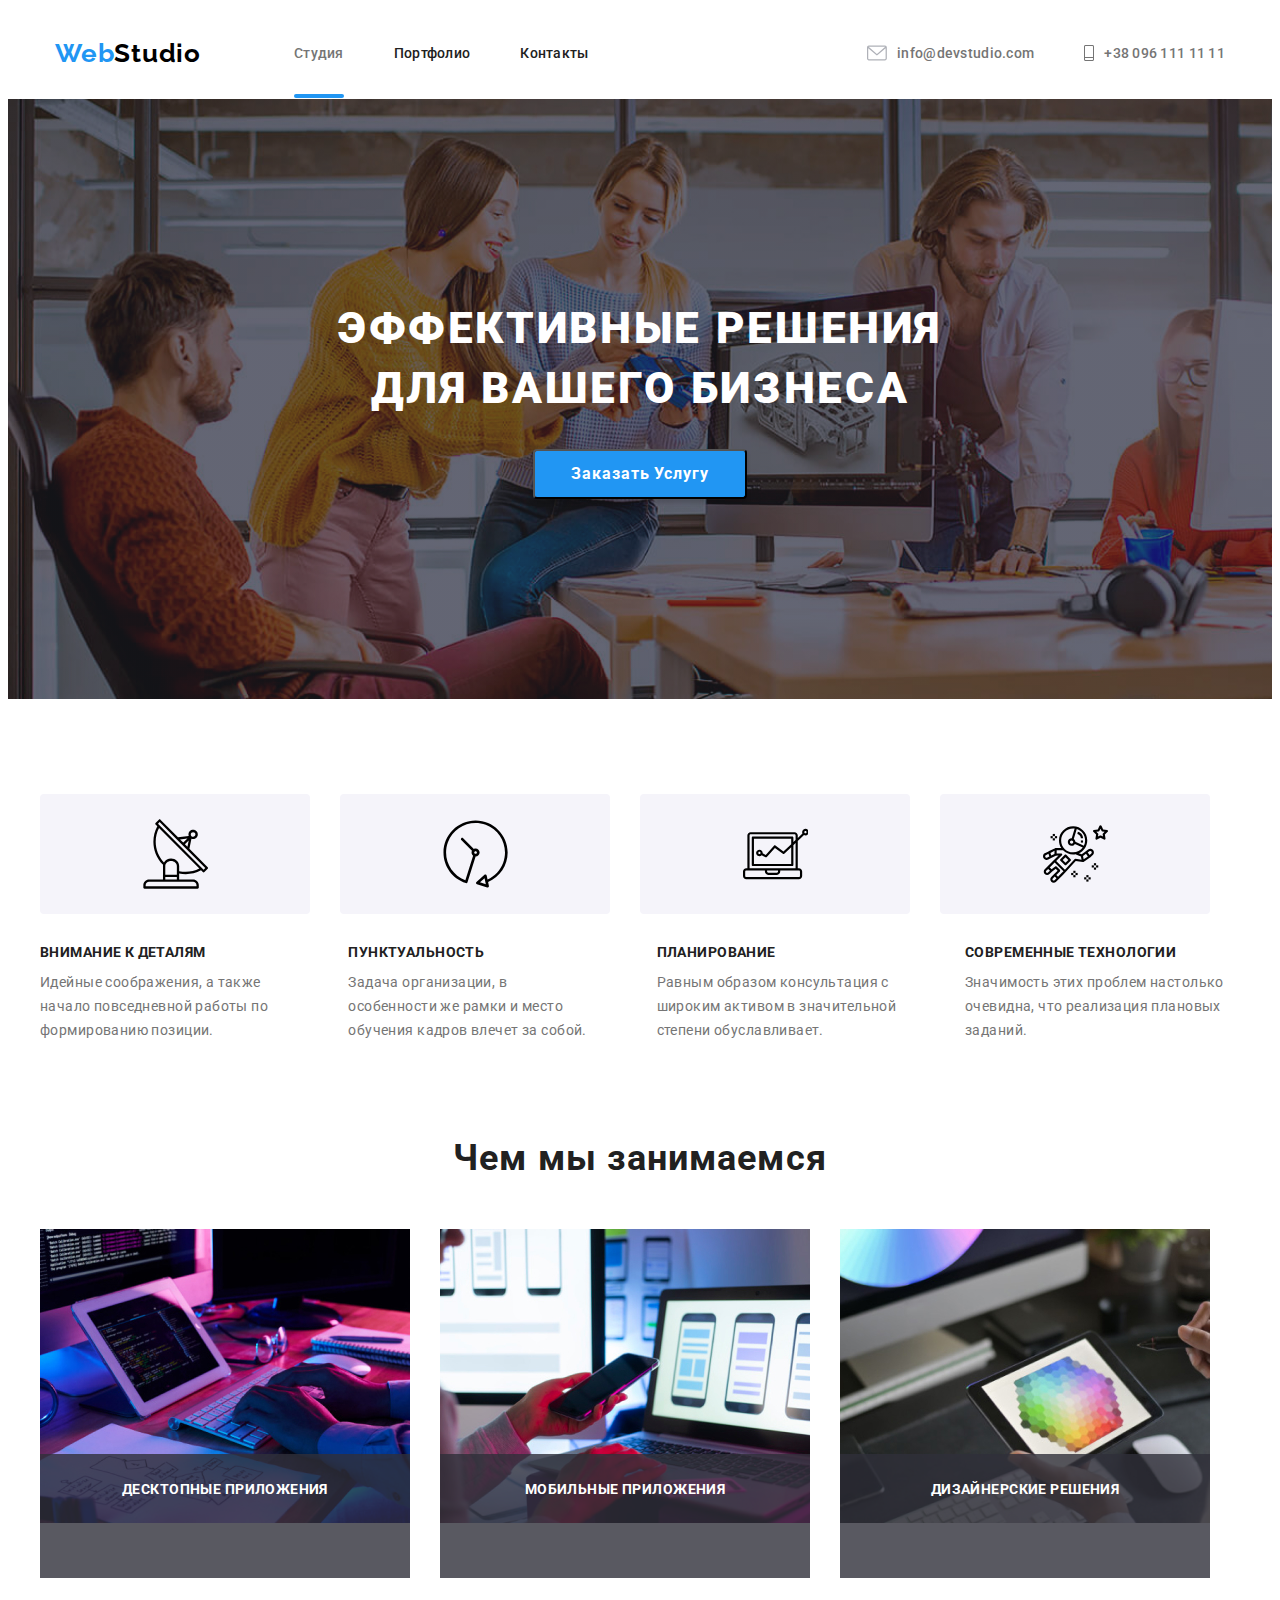
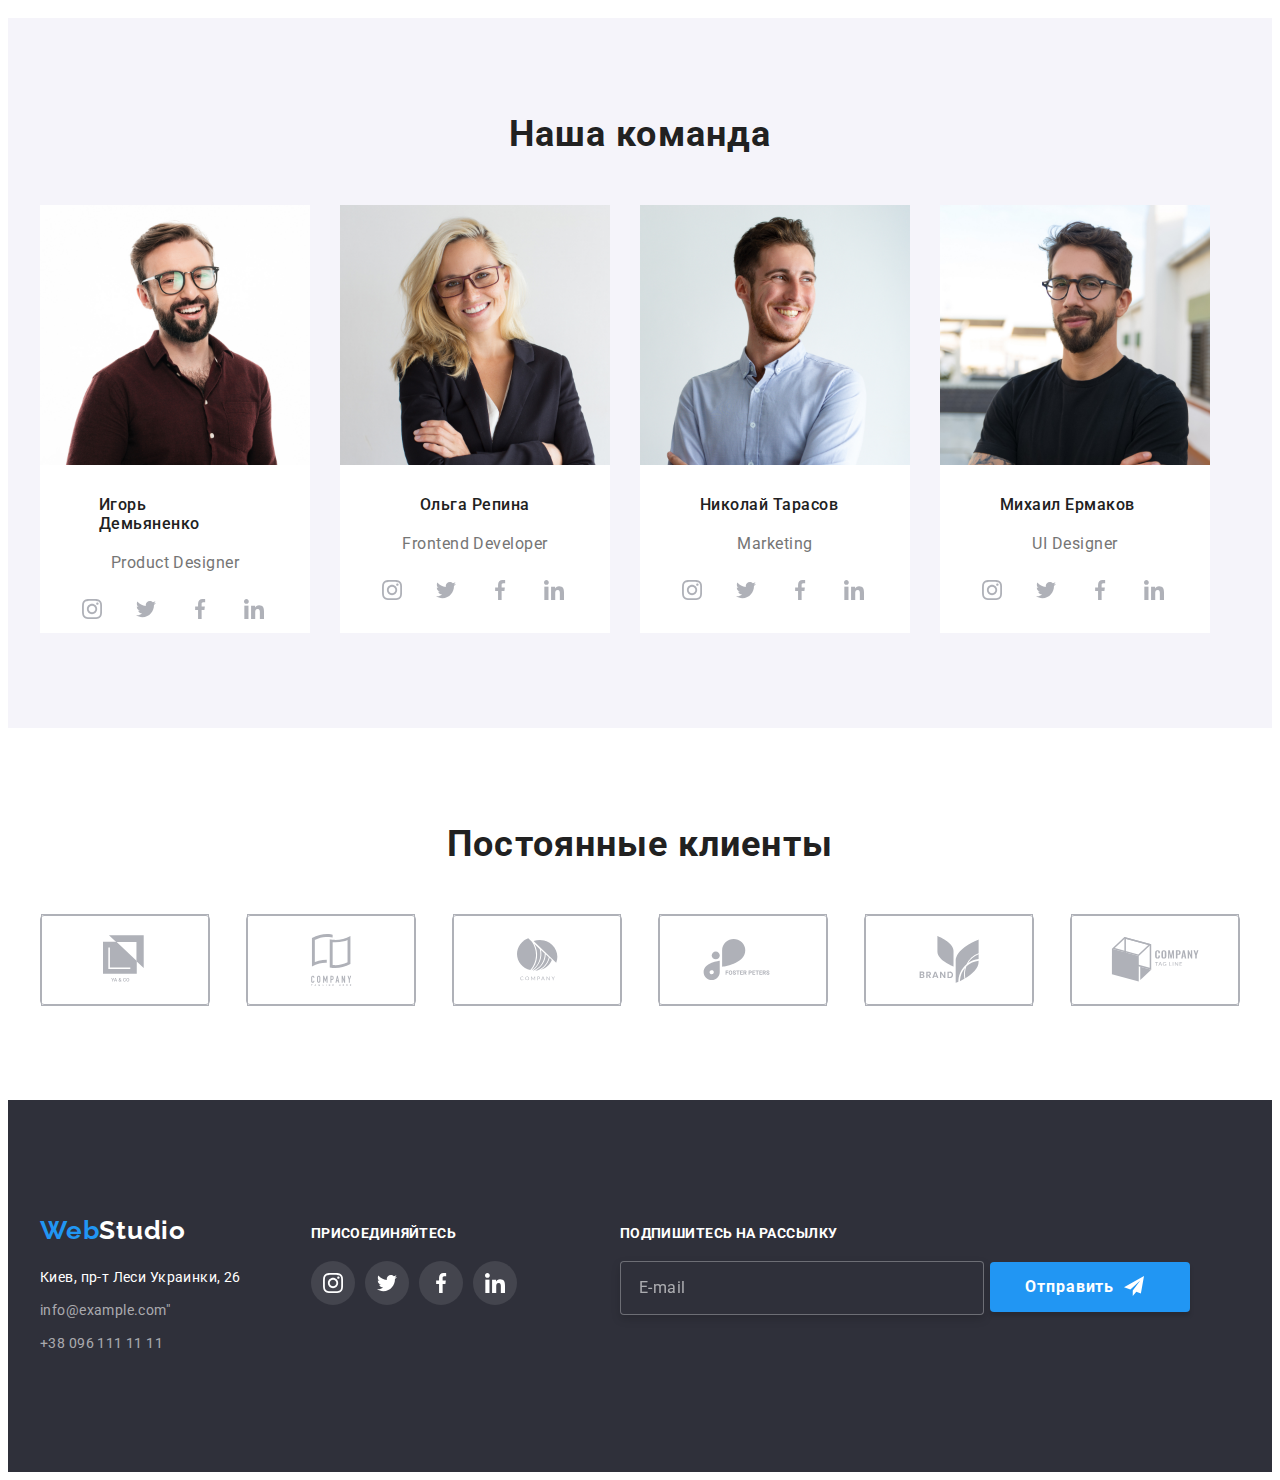
<file: index.html>
<!DOCTYPE html>
<html lang="ru">
<head>
    <meta charset="UTF-8">
    <meta name="viewport" content="width=device-width, initial-scale=1.0">
    <title>document</title>
    <link rel="stylesheet" href="https://cdnjs.cloudflare.com/ajax/libs/modern-normalize/1.0.0/modern-normalize.min.css"
        integrity="sha512-ISS7cAi1PEhQ8jnbJpJZMd29NlhNj4AWYyLOSp2CE/CsHxTCu+r+t0D2yoJudVrd0/8fTVPUVDzY5Tvli75u/g=="
        crossorigin="anonymous" />

        <link rel="stylesheet" href="https://cdnjs.cloudflare.com/ajax/libs/animate.css/4.1.1/animate.min.css" />
    <link rel="stylesheet" href="./css/styles.css">
    <link rel= "preconnect" href="https://fonts.gstatic.com">
     <link
    rel="stylesheet"
    href="https://cdnjs.cloudflare.com/ajax/libs/animate.css/4.1.1/animate.min.css"
  />
<link href="https://fonts.googleapis.com/css2?family=Raleway:wght@700&family=Roboto:wght@400;500;700;900&display=swap" rel="stylesheet", rel="preconnect" href="https://fonts.gstatic.com">
<link href="https://fonts.googleapis.com/css2?family=Raleway:wght@700&display=swap" rel="stylesheet">
</head>
<body> 
    <header class="header">
         <div class="container">
        <nav class="navigation">
         <a class="navigation-logo animate__pulse" href=""><span class="web">Web</span><span class="studio">Studio</span></a>
        <ul class="navigation-list">
           
            <li  class="stidio-nav"><a class="address-mail" href="./portfolio.html">Студия</a></li>
            <li ><a class="navigation-list-item" href="./portfolio.html" >Портфолио</a></li>
            <li ><a class="navigation-list-item-in"  href="">Контакты</a></li>
        </ul>
        </nav>
            <address class="address" >
        <a  class = "navigation-list-item-blue" href="mailto:info@devstudio.com"><svg class="mail" width="16" height="12">
            <use href="./images/sprite.svg#icon-mail"> </use>
        </svg>
       info@devstudio.com</a>
          <a class="header-phone" href="tel:+380961111111"><svg class="phone" width="10" height="16">
            <use href="./images/sprite.svg#icon-phone"> </use>
        </svg>+38 096 111 11 11</a>
            </address>
        </div>
      </header>
    <!--HEADER-->
    <main>
<!--hero-->
    <section class="hero">
    <div class="container-hero">
    <h1 class="hero-title">
        Эффективные решения для вашего бизнеса
    </h1>
    
    <button  class="service-button"  type="button"  data-modal-open > <span class="modal-button" >Заказать Услугу</span></button>
    </div>
   </section> 
   <section class="photo-before">
       <div class="container">
           <ul class="photo-before-list">
               <li class="photo-before-list-icon"> <svg class="photo-before-list-item"  width="65";
  height="70";>
                    <use href="./images/sprite.svg#icon-sputnik"></use>
                </svg></li>
        <li class="photo-before-list-icon"> <svg class="photo-before-list-item" width="65" ; height="70" ;>
                <use href="./images/sprite.svg#icon-clock"></use>
            </svg></li>
            <li class="photo-before-list-icon"> <svg class="photo-before-list-item" width="65" ; height="70" ;>
                    <use href="./images/sprite.svg#icon-lep-top"></use>
                </svg></li>
            <li class="photo-before-list-icon"> <svg class="photo-before-list-item" width="65" ; height="70" ;>
                    <use href="./images/sprite.svg#icon-space"></use>
                </svg></li>
           </ul>
   </div>
   </section>
<!--our work idea-->
    <section class="work">
        <div class="container">
        <ul class="work-ul" >
        <li class="work-desk"> <h2  class="work-idea">Внимание к деталям</h2>
        <span class="work-idea-optoins">Идейные соображения, а также начало повседневной работы по формированию позиции.
        </span>
    </li>
    <li class="work-desk" > <h2 class="work-idea" >Пунктуальность</h2> <span class="work-idea-optoins">Задача организации, в особенности же рамки и место обучения кадров влечет за собой.</span></li>
    <li class="work-desk"> <h2 class="work-idea" >Планирование</h2><span class="work-idea-optoins" > Равным образом консультация с широким активом в значительной степени обуславливает.</span></li>
    <li class="work-desk-once"> <h2 class="work-idea">Современные технологии</h2> <span class="work-idea-optoins">Значимость этих проблем настолько очевидна, что реализация плановых заданий.</span></li>
</ul>
</div>
    </section>

    <!--our work photo-->
    <section class="work-blok">
        <h2 class="work-process">Чем мы занимаемся</h2>
        <div class="container">
            <ul class="work-ul">
            <li class="photo-work"> <img src="images/our work/box 1.jpg" alt="фото чем мы занимаемся"  width="370" height="294"> <p class="advance">Десктопные приложения</p></li>
            <li class="photo-work"><img src="images/our work/box2.jpg" alt="фото чем мы занимаемся"width="370" height="294"><p class="advance">Мобильные приложения</p></li>
            <li class="photo-work" ><img src="images/our work/box3.jpg" alt="фото чем мы занимаемся"width="370" height="294"><p class="advance">Дизайнерские решения</p></li>
        </ul>
        </div>
    
    </section>
    <!--our team-->
    <section class="work-people" >
        <div class="container">
        <h2 class="work-process">Наша команда</h2>
       
                
         <ul class="work-ul" >
               <div class="person">
            <img  class="img-card"  src="./images/our team/img (1).jpg" alt="фото дизайнера" width="270" height="260">
            <h3 class="name-one">Игорь Демьяненко</h3>
            <p class="professional">Product Designer</p>
            <ul class="social-network">
                <li class="social-network-items"><a class="social-network-link" href=""> <svg class="network-photo" ><use href="./images/sprite.svg#icon-instagram"></use></svg></a>
                </li>
                <li class="social-network-items"><a class="social-network-link" href=""> <svg class="network-photo">
                            <use href="./images/sprite.svg#icon-twitter"></use>
                        </svg></a>
                </li>
                <li class="social-network-items"><a class="social-network-link" href=""> <svg class="network-photo">
                            <use href="./images/sprite.svg#icon-facebook"></use>
                        </svg></a>
                </li>
                <li class="social-network-items"><a class="social-network-link" href=""> <svg class="network-photo">
                            <use href="./images/sprite.svg#icon-linkedin"></use>
                        </svg></a>
                </li>
                </ul>
            </div>
        <div class="person">
            <img   class="img-card"src="./images/our team/img (2).jpg" alt="фото менеджера"width="270" height="260">
            <h3 class="name-fr"> Ольга Репина</h3>
            <p class="professional" >Frontend Developer</p>
<ul class="social-network">
    <li class="social-network-items"><a class="social-network-link" href=""> <svg class="network-photo">
                <use href="./images/sprite.svg#icon-instagram"></use>
            </svg></a>
    </li>
    <li class="social-network-items"><a class="social-network-link" href=""> <svg class="network-photo">
                <use href="./images/sprite.svg#icon-twitter"></use>
            </svg></a>
    </li>
    <li class="social-network-items"><a class="social-network-link" href=""> <svg class="network-photo">
                <use href="./images/sprite.svg#icon-facebook"></use>
            </svg></a>
    </li>
    <li class="social-network-items"><a class="social-network-link" href=""> <svg class="network-photo">
                <use href="./images/sprite.svg#icon-linkedin"></use>
            </svg></a>
    </li>
</ul>
        </div>


        <div class="person">
            <img src="./images/our team/img (3).jpg" alt="фото маркетолога" width="270" height="260">
            <h3 class="name-mark">Николай Тарасов</h3>
            <p class="professional">Marketing</p>
<ul class="social-network">
    <li class="social-network-items"><a class="social-network-link" href=""> <svg class="network-photo">
                <use href="./images/sprite.svg#icon-instagram"></use>
            </svg></a>
    </li>
    <li class="social-network-items"><a class="social-network-link" href=""> <svg class="network-photo">
                <use href="./images/sprite.svg#icon-twitter"></use>
            </svg></a>
    </li>
    <li class="social-network-items"><a class="social-network-link" href=""> <svg class="network-photo">
                <use href="./images/sprite.svg#icon-facebook"></use>
            </svg></a>
    </li>
    <li class="social-network-items"><a class="social-network-link" href=""> <svg class="network-photo">
                <use href="./images/sprite.svg#icon-linkedin"></use>
            </svg></a>
    </li>
</ul>
        </div>

        <div class="person-once">
           
            <img src="./images/our team/img (4).jpg" alt="фото дизайнера"width="270" height="260">
            <h3 class="name-diz">Михаил Ермаков</h3>
            <p class="professional">UI Designer</p>
<ul class="social-network">
    <li class="social-network-items"><a class="social-network-link" href=""> <svg class="network-photo">
                <use href="./images/sprite.svg#icon-instagram"></use>
            </svg></a>
    </li>
    <li class="social-network-items"><a class="social-network-link" href=""> <svg class="network-photo">
                <use href="./images/sprite.svg#icon-twitter"></use>
            </svg></a>
    </li>
    <li class="social-network-items"><a class="social-network-link" href=""> <svg class="network-photo">
                <use href="./images/sprite.svg#icon-facebook"></use>
            </svg></a>
    </li>
    <li class="social-network-items"><a class="social-network-link" href=""> <svg class="network-photo">
                <use href="./images/sprite.svg#icon-linkedin"></use>
            </svg></a>
    </li>
</ul>
    </div>
       
    </div>
    </section>
    <section class="client">
        <div class="container-client">
            <h2 class="our-client">Постоянные клиенты</h2>
<ul class="client-list">
    <li class="client-items"><a class="client-items-link" href=""> <svg class="client-photo" width="45" height="50">
                <use href="./images/sprite.svg#icon-paper"></use>
                
            </svg></a>
            </li>

            <li class="client-items"><a class="client-items-link" href=""> <svg class="client-photo" width="45" height="52">
                        <use href="./images/sprite.svg#icon-company"></use>
            
                    </svg></a>
            </li>
            <li class="client-items"><a class="client-items-link" href=""> <svg class="client-photo" width="41" height="43">
                        <use href="./images/sprite.svg#icon-company-elipse"></use>
            
                    </svg></a>
            </li>
            <li class="client-items"><a class="client-items-link" href=""> <svg class="client-photo" width="80" height="42">
                        <use href="./images/sprite.svg#icon-foster"></use>
            
                    </svg></a>
            </li>
            <li class="client-items"><a class="client-items-link" href=""> <svg class="client-photo" width="60" height="47">
                        <use href="./images/sprite.svg#icon-brand"></use>
            
                    </svg></a>
            </li>
            <li class="client-items"><a class="client-items-link" href=""> <svg class="client-photo" width="89" height="45">
                        <use href="./images/sprite.svg#icon-company-kvadro"></use>
            
                    </svg></a>
            </li>
</ul>
</div>

            </div>
            </section>
</main>

<footer class="cont-footer">
<div class="container">
    <div class="nav-foot">
<a class="navigation-logo-footer" href=""><span class="web">Web</span><span class="studio-white">Studio</span></a>
<address >
    
<ul  class="futer-ul">
<li  class="address-footer-once" > <a  class= "address-style" href="https://goo.gl/maps/gUX8hAbv2jHmD63R7 " target="_blank">Киев, пр-т Леси Украинки, 26</a></li>
<li class="address-footer"><a class= "address-style-inf" href="mailto:info@example.com">info@example.com"</a></li>
<li class="address-footer"><a class= "address-style-inf"href="tel:+380961111111">+38 096 111 11 11</a></li>
</ul>
</address>
</div>
<div class="footer-social">
    <p class="footer-it"> присоединяйтесь</p>

    <ul class="social-network-footer">
        <li class="social-network-items"><a class="social-network-link-footer" href=""> <svg class="network-photo-footer">
                    <use href="./images/sprite.svg#icon-instagram"></use>
                </svg></a>
        </li>
        <li class="social-network-items"><a class="social-network-link-footer" href=""> <svg class="network-photo-footer">
                    <use href="./images/sprite.svg#icon-twitter"></use>
                </svg></a>
        </li>
        <li class="social-network-items"><a class="social-network-link-footer" href=""> <svg class="network-photo-footer">
                    <use href="./images/sprite.svg#icon-facebook"></use>
                </svg></a>
        </li>
        <li class="social-network-items"><a class="social-network-link-footer" href=""> <svg class="network-photo-footer">
                    <use href="./images/sprite.svg#icon-linkedin"></use>
                </svg></a>
        </li>
    </ul>
</div>
<form class="footer-input" autocomplete="off">
    <p class="footer-it">Подпишитесь на рассылку</p>
    <label class="social-network-footer-label">
    <input   type="email" class="footer-inp"  name="user_message" placeholder="E-mail"> 
    </label>
<button type="submit" class="modal_form_btn_foot"><span class="btn_ft">Отправить</span><a class="foot-send" href=""> <svg class="network-photo">
        <use href="./spritemodal/sprite.svg#icon-icon-send"></use>
    </svg></a></button>

 </form>
</div>

</footer>
<div class="backdrop is-hidden" data-modal>
    <div class="modal"> 
    <button type="button" class="close-btn"  data-modal-close>X</button>
    <form  class="modal_form" autocomplete="off">
        <p class="capital_later">Оставьте свои данные, мы вам перезвоним</p>
        <label  class="modal_form_field">
        <span class="later_modal">  Имя</span>
            <span class="modal_form_itum">
            <input type="text" name="user_name" class="modal-form_input"  >
                <svg class="modal_form_icon">
                <use href="./spritemodal/sprite.svg#icon-name"></use>
            </svg>
            
            </span>
                  </label>

        <label  class="modal_form_field">
            <span class="later_modal">Телефон</span>
            <span class="modal_form_itum">
            <input type="tel" name="user_phone" class="modal-form_input" >
            <svg class="modal_form_icon">
                <use href="./spritemodal/sprite.svg#icon-phone"></use>
            </svg>
            </span>
        </label>

        <label  class="modal_form_field">
            <span class="later_modal">
            Почта</span>
            <span class="modal_form_itum">
            <input type="email" name="user_mail" class="modal-form_input">
        <svg class="modal_form_icon">
            <use href="./spritemodal/sprite.svg#icon-mail"></use>
        </svg>
            </span>
        </label>

        <label class="modal_form_field">
        <span class="later_modal"> Комментарий</span>
        <textarea class="modal_form_message" name="user_message" placeholder="Введите текст"></textarea>
        </label>
        <div class="late">
           
        <input id="user-policy" type="checkbox" name="user_policy_" value="accept-policy" class="modal_form-policy visually-hidden">
        
        <label for="user-policy" class="modal_form_policy_text">Соглашаюсь с рассылкой и принимаю<a  class="modal_form_policy_tex" href="">Условия договора</a></label>
        </div>
         <button type="submit" class="modal_form_btn">Отправить</button>
    </form>
    </div>
</div>
<script src="./jS/modal.js"></script>
</body>
</html>
</file>
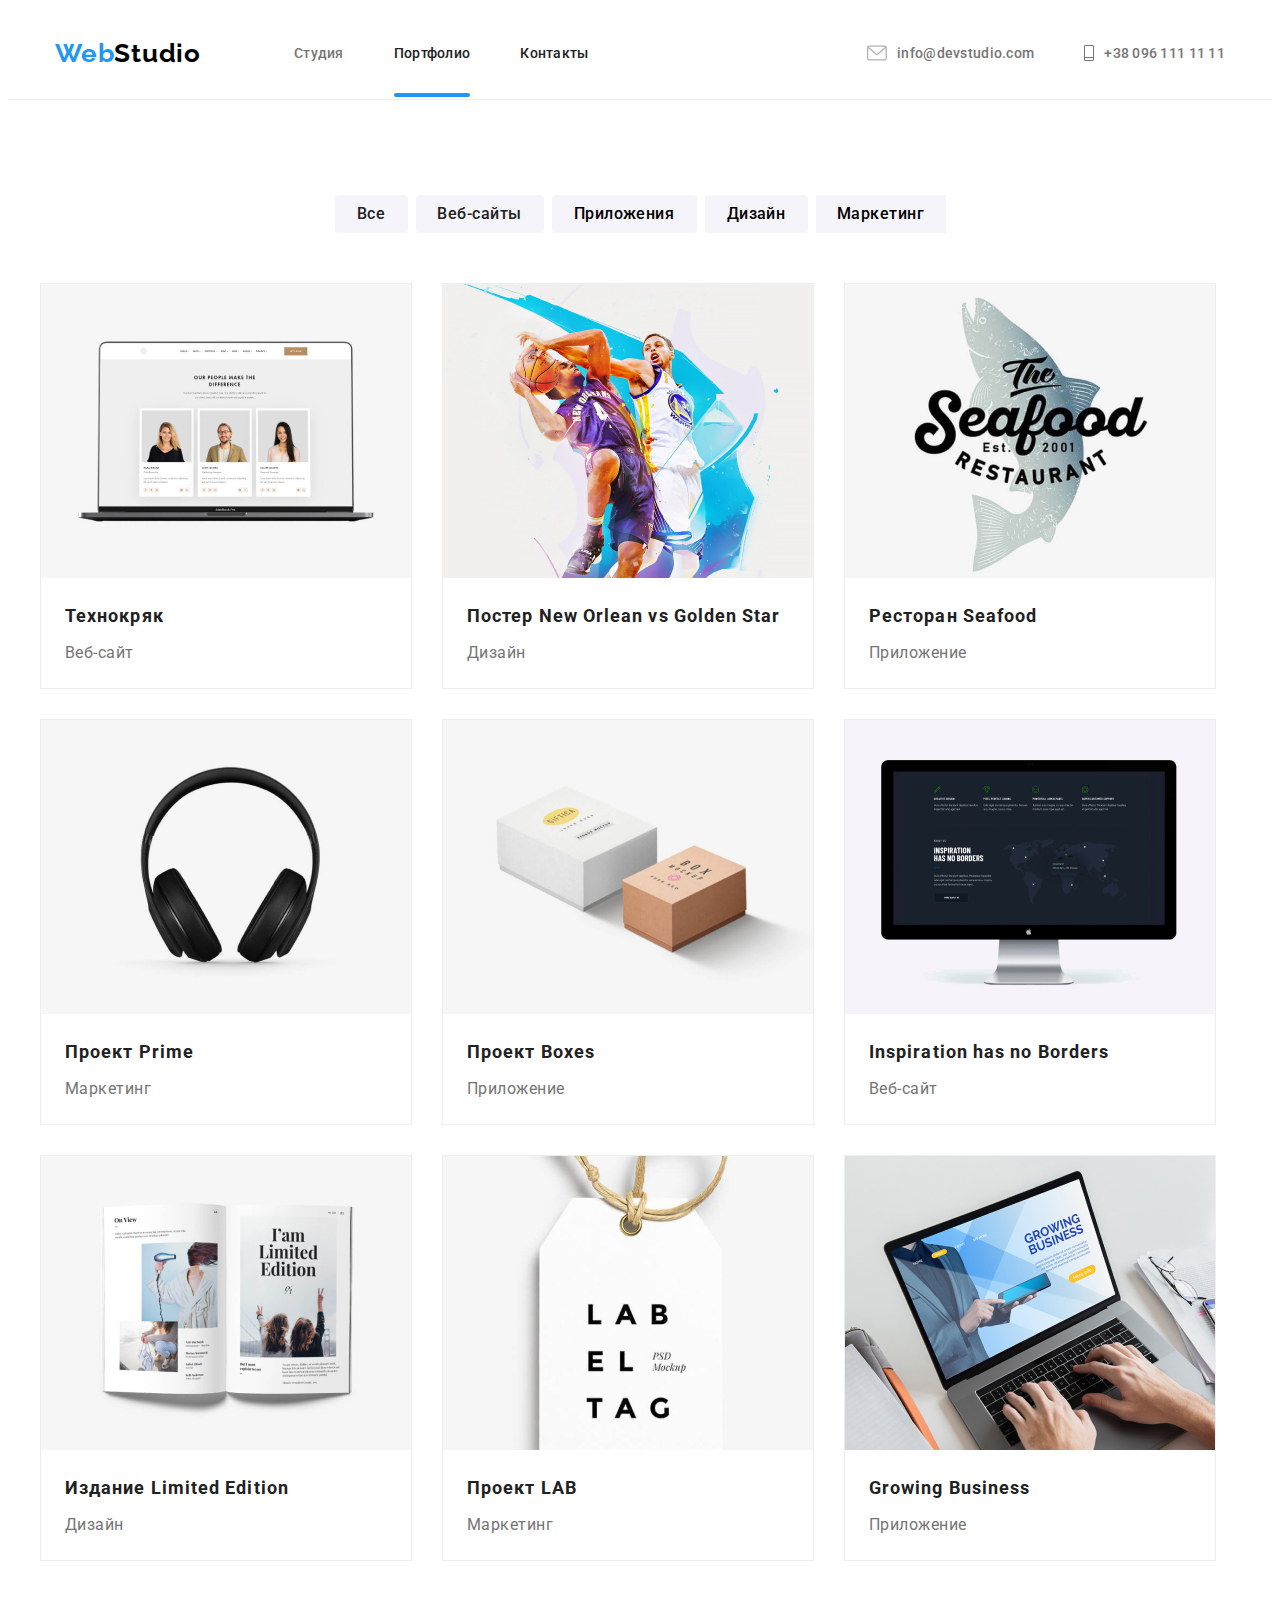
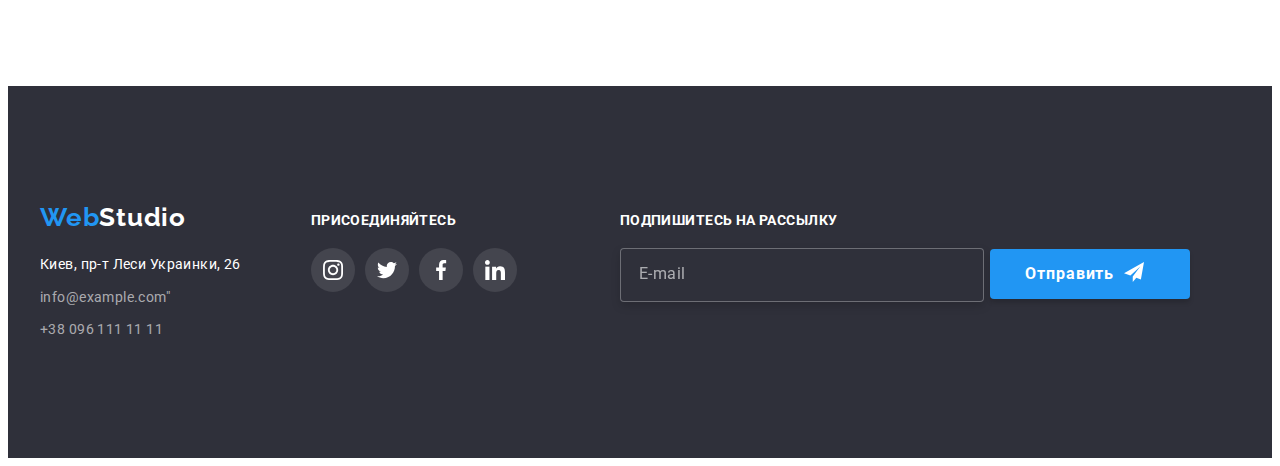
<file: portfolio.html>
<!DOCTYPE html>
<html lang="en">
<head>
    <meta charset="UTF-8">
    <meta name="viewport" content="width=device-width, initial-scale=1.0">
    <title>Document</title>
    <link rel="stylesheet" href="https://cdnjs.cloudflare.com/ajax/libs/modern-normalize/1.0.0/modern-normalize.min.css"
        integrity="sha512-ISS7cAi1PEhQ8jnbJpJZMd29NlhNj4AWYyLOSp2CE/CsHxTCu+r+t0D2yoJudVrd0/8fTVPUVDzY5Tvli75u/g=="
        crossorigin="anonymous" />
<link rel="stylesheet" href="./css/styles.css">
<link rel="preconnect" href="https://fonts.gstatic.com">
<link href="https://fonts.googleapis.com/css2?family=Raleway:wght@700&family=Roboto:wght@400;500;700;900&display=swap"
    rel="stylesheet",  rel="preconnect" href="https://fonts.gstatic.com">
<link href="https://fonts.googleapis.com/css2?family=Raleway:wght@700&display=swap" rel="stylesheet">
</head>
<body>
   
    
    <header class="header bord">
        <div class="container">
            <nav class="navigation">
                <a class="navigation-logo" href=""><span class="web">Web</span><span class="studio">Studio</span></a>
                <ul class="navigation-list">
        
                    <li><a class="address-mail-folio" href="./index.html">Студия</a></li>
                    <li class="stidio-nav"><a class="navigation-list-item-portion" href="./portfolio.html">Портфолио</a></li>
                    <li><a class="navigation-list-item-in" href="">Контакты</a></li>
                </ul>
            </nav>
            <address class="address">
                <a class="navigation-list-item-blue" href="mailto:info@devstudio.com"><svg class="mail" width="16" height="12">
                        <use href="./images/sprite.svg#icon-mail"> </use>
                    </svg>
                    info@devstudio.com</a>
                <a class="header-phone" href="tel:+380961111111"><svg class="phone" width="10" height="16">
                        <use href="./images/sprite.svg#icon-phone"> </use>
                    </svg>+38 096 111 11 11</a>
            </address>
        </div>
    </header>

       <main>
         <section class="gallery">
             <ul  class="button container">
            <li  ><button  class="button-service-white  but-portfolio"  type="button">Все</li>
            <li > <button  class="button-service but-portfolio" type="button">Веб-сайты</button></li>
            <li><button  class="button-service-two but-portfolio" type="button">Приложения</button></li>
            <li><button  class="button-service-three but-portfolio" type="button">Дизайн</button></li>
            <li><button  class="button-service-four but-portfolio"type="button">Маркетинг</button><li>
            </ul>

         <div class= "container">
        <ul class=" work-once ">
            <li class="photo-portfolio-once">
                
            <a class="portfolio-shadow" href="">
                <div class="product-thumb">
            <img src="./portfolio/protfolio  images/main-page/tehnokryak-1.jpg" alt="" width="370" height="294">
            <div class="product-actions"><p class="over-text">
                Технокряк это современная площадка распространения коронавируса. Компании используют эту платформу для цифрового
                шпионажа и атак на защищённые сервера конкурентов.</p>
            </div>
            </div>
            
            <div class="discription-photo">
                <p class="descriptin-photo">
                    Технокряк
                </p>
                <p class="descriptin-photo-work">Веб-сайт </p>
                
            </div>  
            </a>
            </li>


            <li class="photo-portfolio-once">
                <a class="portfolio-shadow" href="">
                    <div class="product-thumb">
                <img src="./portfolio/protfolio  images/main-page/poster-2.jpg" alt="" width="370" height="294">
            <div class="product-actions">
                <p class="over-text">
                    Технокряк это современная площадка распространения коронавируса. Компании используют эту платформу для цифрового
                    шпионажа и атак на защищённые сервера конкурентов.</p>
            </div>
            </div>

                <div class="discription-photo">
                <p class="descriptin-photo">
                    Постер New Orlean vs Golden Star
                    </p>
                    <p class="descriptin-photo-work">Дизайн</p>
                    </div>
                </a>
            </li>

            <li class="photo-portfolio-twice">
                <a class="portfolio-shadow" href="">
                    <div class="product-thumb">
                <img src="./portfolio/protfolio  images/main-page/resyaurant-3.jpg" alt="" width="370" height="294">
                <div class="product-actions">
                    <p class="over-text">
                        Технокряк это современная площадка распространения коронавируса. Компании используют эту платформу для цифрового
                        шпионажа и атак на защищённые сервера конкурентов.</p>
                </div>
                </div>
                
                <div class="discription-photo">
                <p class="descriptin-photo">
                    Ресторан Seafood
                    </p>
                    <p class="descriptin-photo-work">Приложение</p>
                    </div>
               
            </li>
                         
            <li class="photo-portfolio-once">
                <a  class="portfolio-shadow" href="">
                    <div class="product-thumb">
                <img src="./portfolio/protfolio  images/main-page/img-4.jpg" alt="" width="370" height="294">
                    <div class="product-actions">
                        <p class="over-text">
                            Технокряк это современная площадка распространения коронавируса. Компании используют эту платформу для цифрового
                            шпионажа и атак на защищённые сервера конкурентов.</p>
                    </div>
                    </div>
                            
                <div class="discription-photo">
                <p class="descriptin-photo">
                    Проект Prime
                    </p >
                    <p class="descriptin-photo-work">Маркетинг</p>
                    </div>
                </a>
            </li>

            <li class="photo-portfolio-once">
                <a class="portfolio-shadow" href="">
                    <div class="product-thumb">
                <img src="./portfolio/protfolio  images/main-page/img-5.jpg" alt="" width="370" height="294">
                <div class="product-actions">
                    <p class="over-text">
                        Технокряк это современная площадка распространения коронавируса. Компании используют эту платформу для цифрового
                        шпионажа и атак на защищённые сервера конкурентов.</p>
                </div>
                </div>              
                        
                
                <div class="discription-photo">
                    <p class="descriptin-photo">
                    Проект Boxes
                    </p >
                    <p class="descriptin-photo-work">Приложение</p>
                    </div>
                    </a>
            </li>
            <li class="photo-portfolio-twice">
                <a  class="portfolio-shadow" href="">
                    <div class="product-thumb">
                <img src="./portfolio/protfolio  images/main-page/img-6.jpg" alt="" width="370" height="294">
                <div class="product-actions">
                    <p class="over-text">
                        Технокряк это современная площадка распространения коронавируса. Компании используют эту платформу для цифрового
                        шпионажа и атак на защищённые сервера конкурентов.</p>
                </div>
                </div>
                
                <div class="discription-photo">
                    <p class="descriptin-photo">
                    Inspiration has no Borders
                    </p>
                    <p class="descriptin-photo-work">Веб-сайт</p>
                    </div>
                    </a>
            </li>
            
            <li class="photo-portfolio-once">
                <a  class="portfolio-shadow" href="">
                    <div class="product-thumb">
                <img src="./portfolio/protfolio  images/main-page/img-7.jpg" alt="" width="370" height="294">
          <div class="product-actions">
         <p class="over-text">
        Технокряк это современная площадка распространения коронавируса. Компании используют эту платформу для цифрового
        шпионажа и атак на защищённые сервера конкурентов.</p>
             </div>
              </div>
                <div class="discription-photo">
                    <p class="descriptin-photo">
                    Издание Limited Edition
                    </p>
                    <p class="descriptin-photo-work">Дизайн</p>
                    </div>
                </a>
            </li>
            <li class="photo-portfolio-once">
                <a class="portfolio-shadow" href="">
                    <div class="product-thumb">
                <img src="./portfolio/protfolio  images/main-page/img-8.jpg" alt="" width="370" height="294">
            <div class="product-actions">
                <p class="over-text">
                    Технокряк это современная площадка распространения коронавируса. Компании используют эту платформу для цифрового
                    шпионажа и атак на защищённые сервера конкурентов.</p>
            </div>
            </div>

                <div class="discription-photo">
                    <p class="descriptin-photo">
                    Проект LAB
                    </p>
                    <p class="descriptin-photo-work">Маркетинг</p>
                    </div>
                </a>
            </li>
            <li class="photo-portfolio-twice">
                <a class="portfolio-shadow" href="">
                    <div class="product-thumb">
                <img src="./portfolio/protfolio  images/main-page/img-9.jpg" alt=""width="370" height="294">
                <div class="product-actions">
                    <p class="over-text">
                        Технокряк это современная площадка распространения коронавируса. Компании используют эту платформу для цифрового
                        шпионажа и атак на защищённые сервера конкурентов.</p>
                </div>
                </div>
                <div class="discription-photo">
                    <p class="descriptin-photo">
                    Growing Business
                    </p>
                    <p class="descriptin-photo-work">Приложение</p>
                </div>
            </a>
            </li>
        </ul>
        </div>
        
    </section>
    </main>
<footer class="cont-footer">
    <div class="container">
        <div class="nav-foot">
            <a class="navigation-logo-footer" href=""><span class="web">Web</span><span
                    class="studio-white">Studio</span></a>
            <address>

                <ul class="futer-ul">
                    <li class="address-footer-once"> <a class="address-style"
                            href="https://goo.gl/maps/gUX8hAbv2jHmD63R7 " target="_blank">Киев, пр-т Леси Украинки,
                            26</a></li>
                    <li class="address-footer"><a class="address-style-inf"
                            href="mailto:info@example.com">info@example.com"</a></li>
                    <li class="address-footer"><a class="address-style-inf" href="tel:+380961111111">+38 096 111 11
                            11</a></li>
                </ul>
            </address>
        </div>
        <div class="footer-social">
            <p class="footer-it"> присоединяйтесь</p>

            <ul class="social-network-footer">
                <li class="social-network-items"><a class="social-network-link-footer" href=""> <svg
                            class="network-photo-footer">
                            <use href="./images/sprite.svg#icon-instagram"></use>
                        </svg></a>
                </li>
                <li class="social-network-items"><a class="social-network-link-footer" href=""> <svg
                            class="network-photo-footer">
                            <use href="./images/sprite.svg#icon-twitter"></use>
                        </svg></a>
                </li>
                <li class="social-network-items"><a class="social-network-link-footer" href=""> <svg
                            class="network-photo-footer">
                            <use href="./images/sprite.svg#icon-facebook"></use>
                        </svg></a>
                </li>
                <li class="social-network-items"><a class="social-network-link-footer" href=""> <svg
                            class="network-photo-footer">
                            <use href="./images/sprite.svg#icon-linkedin"></use>
                        </svg></a>
                </li>
            </ul>
        </div>
        <form class="footer-input" autocomplete="off">
            <p class="footer-it">Подпишитесь на рассылку</p>
            <label class="social-network-footer-label">
                <input type="email" class="footer-inp" name="user_message" placeholder="E-mail">
            </label>
            <button type="submit" class="modal_form_btn_foot"><span class="btn_ft">Отправить</span><a class="foot-send"
                    href=""> <svg class="network-photo">
                        <use href="./spritemodal/sprite.svg#icon-icon-send"></use>
                    </svg></a></button>

        </form>
    </div>

</footer>
</body>
</html>
</file>
<file: css/styles.css>
h1,
h2,
h3,
h4,
h5,
h6 {
  margin: 0;
}

ul,
ol {
  margin: 0;
  padding: 0;
}

p {
  margin: 0;
}
img {
  display: block;
}
/*HEADER!!!!!!!!!!!!!!!!!!!!!!!!!!!!!!!!!!!!!!!!!!!!!!!!!!!!!*/
.header .container {
  display: flex;
  align-items: center;
  width: 1170px;
  margin: 0 auto;
  padding-top: 30px;
  padding-bottom: 30px;
}
.address-mail::after {
  content: "";
  position: absolute;
  width: 100%;
  left: 0;
  bottom: 0;
  display: block;
  height: 4px;
  background: #2196f3;
  border-radius: 2px;
  transform: translateY(36px);
}
.navigation-list-item-portion::after {
  content: "";
  position: absolute;
  width: 100%;
  left: 0;
  bottom: 0;
  display: block;
  height: 4px;
  background: #2196f3;
  border-radius: 2px;
  transform: translateY(36px);
}
.stidio-nav {
  position: relative;
}
.address-mail {
   transition-duration: 250ms;
  transition-timing-function: cubic-bezier(0.4, 0, 0.2, 1);
                                      
}
.address-mail-folio {
  transition-duration: 250ms;
  transition-timing-function: cubic-bezier(0.4, 0, 0.2, 1);
     
}
.navigation-list-item {
  
 transition-duration: 250ms;
  transition-timing-function: cubic-bezier(0.4, 0, 0.2, 1);
      
}
.navigation-list-item-portion {
   
 transition-duration: 250ms;
  transition-timing-function: cubic-bezier(0.4, 0, 0.2, 1);
      
  
}
.mail {
   
  transition-duration: 250ms;
  transition-timing-function: cubic-bezier(0.4, 0, 0.2, 1);
 }   

.navigation-list-item-in {
  
  transition-duration: 250ms;
   transition-timing-function: cubic-bezier(0.4, 0, 0.2, 1);
  } 
.navigation-list-item-blue {
  transition-duration: 250ms;
  transition-timing-function: cubic-bezier(0.4, 0, 0.2, 1);
  } 
.header-phone {
  transition-duration: 250ms;
  transition-timing-function: cubic-bezier(0.4, 0, 0.2, 1);
  } 
.navigation {
  display: flex;
  align-items: center;
}
.navigation-list {
  display: flex;
}
.address {
  display: flex;
  margin-left: auto;
}
.header .navigation-logo {
  animation-duration: 1000ms;/* задаем время анимации */
  animation-iteration-count: 2;/* количество повторений анимации*/
}
.address-mail {
  outline: none;
}
.address-mail-folio {
  outline: none;
}
.navigation-list-item {
  margin-left: 50px;
  text-decoration: none;
  outline: none;
  position: relative;
}
.navigation-list-item-portion {
  margin-left: 50px;
  text-decoration: none;
  outline: none;
  position: relative;
}
.address-footer {
  display: flex;
  align-items: center;
}
.navigation-list-item-blue {
  margin-right: 50px;
  text-decoration: none;
}
.container {
  width: 1200px;
  margin: 0 auto;
  flex-wrap: wrap;
  list-style: none;
  /*justify-content: center;*/
  display: flex;
}
.navigation-list-item-in {
  margin-left: 50px;
}

.navigation-list-item,
.navigation-list-item-port,
.navigation-list-item-in,
.navigation-list-item-portion {
  font-family: "Roboto", sans-serif;
  font-weight: 500;
  font-size: 14px;
  line-height: 1.1422;
  letter-spacing: 0.02em;
  color: #212121;
  text-decoration: none;
  list-style-type: none;
  outline: none;
}

.address-mail,
.address-mail-folio,
.header-phone {
  font-family: "Roboto", sans-serif;
  font-style: normal;
  font-weight: 500;
  font-size: 14px;
  line-height: 1.1422;
  letter-spacing: 0.02em;
  color: #757575;
  text-decoration: none;
}

.address-mail:hover,/*hover for e-mail address*/
.address-mail:focus {
  color: #2196f3;
}
.address-mail-folio:hover,/*hover for e-mail address*/
.address-mail-.address-mail-folio {
  color: #2196f3;
}

.button-service:hover,
.button-service:focus {
  background-color: #2196f3;
  color: white;
}

/*HERO*/
.hero {
  background: #2f303a;
  background-image: linear-gradient(
      rgba(47, 48, 58, 0.4),
      rgba(47, 48, 58, 0.4)
    ),
    url("../images/hero/bg.jpg"); /*задаем фон в виде картинки*/ /* обязательно задаем!!!!!!!!!!!!!!!!!!!!!!!!!!!!!!!!!!!!!!!!!!!!!!!!!*/

  background-size: cover; /* обязательно задаем!!!!!!!!!!!!!!!!!!!!!!!!!!!!!!!!!!!!!!!!!!!!!!!!!*/

  background-repeat: no-repeat; /* обязательно задаем!!!!!!!!!!!!!!!!!!!!!!!!!!!!!!!!!!!!!!!!!!!!!!!!!*/
  align-items: center;
  padding: 200px 0;
}

.modal-button {
  font-family: "Roboto", sans-serif;
  font-style: normal;
  font-weight: bold;
  font-size: 16px;
  line-height: 30px;
  align-items: center;
  text-align: center;
  letter-spacing: 0.06em;
  color: #ffffff;
  padding-left: 30px;
  padding-right: 30px;
  padding-top: 10px;
  padding-bottom: 10px;
}



.service-button {
  margin: 0 auto;
  display: block;
  min-width: 200px;
  height: 50px;
  background: #2196f3;
  box-shadow: 0px 4px 4px rgba(0, 0, 0, 0.15);
  border-radius: 4px;
  cursor: pointer; /*рука на кнопке*/
  margin-top: 30px;
}
.hero-title {
  font-family: "Roboto", sans-serif;
  font-style: normal;
  font-weight: 900;
  font-size: 44px;
  line-height: 1.363;
  text-align: center;
  letter-spacing: 0.06em;
  text-transform: uppercase;
  color: #ffffff;
  width: 696px;
  margin: 0 auto;
}
/*OUR WORK IDEA */
.work-idea {
  font-family: "Roboto", sans-serif;
  font-style: normal;
  font-weight: bold;
  font-size: 14px;
  line-height: 16px;
  letter-spacing: 0.03em;
  text-transform: uppercase;
  color: #212121;
  list-style-type: none;
  margin-bottom: 10px;
}
.work {
  list-style-type: none;
}
.work-footer {
  display: flex;
  list-style-type: none;
  align-items: center;
  flex-direction: column;
}
.futer-ul {
  list-style-type: none;
  padding-top: 20px;
}
.work-ul {
  display: flex;
  list-style: none;
  align-items: center;
}
.work-idea-optoins {
  font-family: "Roboto", sans-serif;
  font-style: normal;
  font-weight: normal;
  font-size: 14px;
  line-height: 24px;
  letter-spacing: 0.03em;
  color: #757575;
}

.work-desk {
  padding-right: 30px;
  width: 275px;
  margin-right: 30px;
}
.work-desk-once {
  max-width: 275px;
}

.photo-work {
  padding-right: 30px;
  position: relative;
}

/*OUR prpcess, our peple*/
.work-people {
  background: #f5f4fa;
  margin: 0 auto;
  padding-top: 95px;
  padding-bottom: 95px;
}

.work-process {
  font-family: "Roboto", sans-serif;
  font-style: normal;
  font-weight: bold;
  font-size: 36px;
  line-height: 42px;
  text-align: center;
  letter-spacing: 0.03em;
  color: #212121;
  padding-bottom: 50px;
  margin: 0 auto;
}
.work-blok {
  padding-top: 95px;
  padding-bottom: 95px;
}
.person {
  margin-right: 30px;
  background: #ffffff;
  cursor: pointer;
  max-width: 270px;
  height: 428px;
}
.person-once {
  background: #ffffff;
  cursor: pointer;
  max-width: 270px;
  height: 428px;
}
.name-one {
  font-family: "Roboto", sans-serif;
  font-style: normal;
  font-weight: 500;
  font-size: 16px;
  line-height: 19px;
  letter-spacing: 0.03em;
  color: #212121;
  padding-left: 59px;
  padding-right: 59px;
  padding-top: 30px;
  padding-bottom: 10px;
}
.name-fr {
  font-family: "Roboto", sans-serif;
  font-style: normal;
  font-weight: 500;
  font-size: 16px;
  line-height: 19px;
  letter-spacing: 0.03em;
  color: #212121;
  padding-left: 80px;
  padding-right: 80px;
  padding-top: 30px;
  padding-bottom: 10px;
}
.name-mark {
  font-family: "Roboto", sans-serif;
  font-style: normal;
  font-weight: 500;
  font-size: 16px;
  line-height: 19px;
  letter-spacing: 0.03em;
  color: #212121;
  padding-left: 60px;
  padding-right: 60px;
  padding-top: 30px;
  padding-bottom: 10px;
}
.name-diz {
  font-family: "Roboto", sans-serif;
  font-style: normal;
  font-weight: 500;
  font-size: 16px;
  line-height: 19px;
  letter-spacing: 0.03em;
  color: #212121;
  padding-left: 60px;
  padding-right: 60px;
  padding-top: 30px;
  padding-bottom: 10px;
}
.professional {
  font-family: "Roboto", sans-serif;
  font-style: normal;
  font-weight: normal;
  font-size: 16px;
  line-height: 19px;
  /* identical to box height */
  letter-spacing: 0.03em;
  color: #757575;
  padding-top: 10px;
  padding-bottom: 15px;
  text-align: center;
}
.cont-footer {
  display: flex;
  align-items: center;
  padding-top: 60px;
  padding-bottom: 60px;
  height: 252px;
  background: #2f303a;
}

/*OUR process, our peple*/

/*ADDRESS*/
.address-style {
  font-family: "Roboto", sans-serif;
  font-style: normal;
  font-weight: normal;
  font-size: 14px;
  line-height: 1.71;
  letter-spacing: 0.03em;
  text-decoration: none;
  color: #ffffff;
}
.address-style-inf {
  font-family: "Roboto", sans-serif;
  font-style: normal;
  font-weight: normal;
  font-size: 14px;
  line-height: 1.71;
  letter-spacing: 0.03em;
  text-decoration: none;
  color: rgba(255, 255, 255, 0.6);
}

/*ADDRESS*/
.studio {
  font-family: "Raleway", sans-serif;
  font-style: normal;
  font-weight: bold;
  font-size: 26px;
  line-height: 1.19;
  letter-spacing: 0.03em;
  text-decoration: none;
  color: black;
}
.web {
  font-family: Raleway;
  font-style: normal;
  font-weight: bold;
  font-size: 26px;
  line-height: 1.19;
  letter-spacing: 0.03em;
  color: #2196f3;
}

.navigation-list-item-port {
  font-family: Roboto;
  font-style: normal;
  font-weight: 500;
  font-size: 14px;
  line-height: 1.142;
  letter-spacing: 0.02em;
  color: #212121;
}

.address-mail-port,
.header-phone-port {
  font-family: "Roboto", sans-serif;
  font-style: normal;
  font-weight: 500;
  font-size: 14px;
  line-height: 1.142;
  letter-spacing: 0.02em;
  text-decoration: none;
  color: #757575;
}
.descriptin-photo {
  font-family: "Roboto", sans-serif;
  font-style: normal;
  font-weight: bold;
  font-size: 18px;
  line-height: 2;
  letter-spacing: 0.06em;
  color: #212121;
  padding-bottom: 4px;
  text-decoration: none;
}
.descriptin-photo-work {
  font-family: "Roboto", sans-serif;
  font-style: normal;
  font-weight: normal;
  font-size: 16px;
  line-height: 1.875;
  letter-spacing: 0.03em;
  color: #757575;
  text-decoration: none;
}
.navigation-logo {
  font-family: Raleway;
  font-style: normal;
  font-weight: bold;
  font-size: 26px;
  line-height: 1.19;
  letter-spacing: 0.03em;
  color: #2196f3;
  text-decoration: none;
  outline: none;
  padding-right: 93px;
}
.navigation-logo-footer {
  width: 145px;
  height: 31px;
  font-family: Raleway;
  font-style: normal;
  font-weight: bold;
  font-size: 26px;
  line-height: 31px;
  letter-spacing: 0.03em;
  text-decoration: none;
}
.address-style {
  font-family: "Roboto", sans-serif;
  font-style: normal;
  font-weight: normal;
  font-size: 14px;
  line-height: 1.714;
  letter-spacing: 0.03em;
  text-decoration: none;
  /*color: #FFFFFF;*/
}

.navigation-list {
  list-style-type: none;
}
.studio-white {
  color: white;
}

.navigation-list-item-blue {
  font-family: "Roboto", sans-serif;
  font-style: normal;
  font-weight: 500;
  font-size: 14px;
  line-height: 16px;
  letter-spacing: 0.02em;
  color: #757575;
  outline: none;
}

.navigation-list-item-blue:hover,
.navigation-list-item-blue:focus {
  color: #2196f3;
}

.navigation-list-item-port-blue {
  font-family: "Roboto", sans-serif; /*задаем голубой для*/
  font-style: normal;
  font-weight: 500;
  font-size: 14px;
  line-height: 16px;
  letter-spacing: 0.02em;
  color: #2196f3;
  text-decoration: none;
}

.button-service {
  list-style-type: none;
  font-family: Roboto;
  font-style: normal;
  font-weight: 500;
  font-size: 16px;
  line-height: 26px;
  text-align: center;
  letter-spacing: 0.03em;
  color: #212121;
  width: 128px;
  height: 38px;
  background: #f5f4fa;
  border-radius: 4px;
  border: none;
  outline: none;
}

.header-phone:hover,/*hover for e-mail address*/
.header-phone:focus {
  color: #2196f3;
  outline: none;
}

.button-service-white {
  font-family: "Roboto", sans-serif;
  font-style: normal;
  font-weight: 500;
  font-size: 16px;
  line-height: 26px;
  letter-spacing: 0.03em;
  color: #212121;
  margin-right: 8px;
  width: 73px;
  height: 38px;
  cursor: pointer;
  background: #f5f4fa;
  border-radius: 4px;
  border: none;
  outline: none;
}
.button-service-white:hover,
.button-service-white:focus {
  background-color: #2196f3;
  color: white;
}

.address-footer {
  padding-top: 9px;
}

/*--------------------------------ПОРТФОЛИО-------------------------------*/
.header-portfolio {
  display: flex;
  align-items: center;
  padding-top: 30px;
  padding-bottom: 30px;
}
.work-portfolio {
  list-style: none;
  display: flex;
}
.navigation-partfolio {
  display: flex;
  align-items: center;
}
.address-porfolio {
  display: flex;
  align-items: center;
}
.navigation-logo-partfolio {
  margin-right: 95px;
  text-decoration: none;
}
.nav {
  margin-right: 50px;
}
.navigation-list-item-port-contact {
  font-family: Roboto;
  font-style: normal;
  font-weight: 500;
  font-size: 14px;
  line-height: 1.142;
  letter-spacing: 0.02em;
  color: #212121;
  text-decoration: none;
}
.address-porfolio {
  margin-left: auto;
}
.address-mail-port {
  margin-right: 50px;
}
.button {
  display: flex;
  text-align: center;
  justify-content: center;
  padding-bottom: 50px;
  list-style-type: none;
}

.button-service {
  margin-right: 8px;
  width: 128px;
  height: 38px;
  background: #f5f4fa;
  border-radius: 4px;
  cursor: pointer;
  font-family: Roboto;
  font-style: normal;
  font-weight: 500;
  font-size: 16px;
  line-height: 26px;
  text-align: center;
  letter-spacing: 0.03em;
  border: none;
  outline: none;
}

.button-service-two {
  margin-right: 8px;
  width: 145px;
  height: 38px;
  background: #f5f4fa;
  border-radius: 4px;
  cursor: pointer;
  font-family: Roboto;
  font-style: normal;
  font-weight: 500;
  font-size: 16px;
  line-height: 26px;
  text-align: center;
  letter-spacing: 0.03em;
  border: none;
  outline: none;
}
.button-service-two:hover,
.button-service-two:focus {
  background-color: #2196f3;
  color: white;
}

.button-service-three {
  margin-right: 8px;
  width: 103px;
  height: 38px;
  background: #f5f4fa;
  border-radius: 4px;
  cursor: pointer;
  font-family: Roboto;
  font-style: normal;
  font-weight: 500;
  font-size: 16px;
  line-height: 26px;
  text-align: center;
  letter-spacing: 0.03em;
  border: none;
  outline: none;
}
.button-service-three:hover,
.button-service-three:focus {
  background-color: #2196f3;
  color: white;
}
.button-service-four {
  width: 130px;
  height: 38px;
  background: #f5f4fa;
  cursor: pointer;
  font-family: Roboto;
  font-style: normal;
  font-weight: 500;
  font-size: 16px;
  line-height: 26px;
  text-align: center;
  letter-spacing: 0.03em;
  border: none;
  outline: none;
}
.button-service-four:hover,
.button-service-four:focus {
  background-color: #2196f3;
  color: white;
}
.work-once {
  list-style: none;
  display: flex;
  flex-wrap: wrap; /*-----------------------------------очень важно*/
}
.photo-portfolio-once {
 margin-right: 30px;
  margin-bottom: 30px;
  background: #ffffff;
  box-sizing: border-box;
  cursor: pointer;
  text-decoration: none;
  background: #ffffff;
  border: 1px solid #eeeeee;
  box-sizing: border-box;
 
  }

.photo-portfolio-once:hover,
.photo-portfolio-once:focus {
  box-shadow: 0px 1px 1px rgba(0, 0, 0, 0.12), 0px 4px 4px rgba(0, 0, 0, 0.06),
    1px 4px 6px rgba(0, 0, 0, 0.16);
}

.portfolio-shadow {
  text-decoration: none;
 
   
}

.portfolio-shadow:focus {
  display: block;
  box-shadow: 0px 1px 1px rgba(0, 0, 0, 0.12), 0px 4px 4px rgba(0, 0, 0, 0.06),
    1px 4px 6px rgba(0, 0, 0, 0.16);

}

.photo-portfolio-twice:hover,
.photo-portfolio-twice:focus {
  box-shadow: 0px 1px 1px rgba(0, 0, 0, 0.12), 0px 4px 4px rgba(0, 0, 0, 0.06),
    1px 4px 6px rgba(0, 0, 0, 0.16);
}

.photo-portfolio-twice {
  margin-bottom: 30px;
  background: #ffffff;
  border: 1px solid #eeeeee;
  box-sizing: border-box;
  cursor: pointer;
  border: 1px solid #eeeeee;
  box-sizing: border-box;
  outline: none;
}
.discription-photo {
  padding-left: 24px;
  padding-right: 24px;
  padding-top: 20px;
  padding-bottom: 20px;
  text-decoration: none;
}
.bord {
  border-bottom: 1px solid #ececec;
}
.gallery {
  padding-bottom: 95px;
  padding-top: 95px;
}
.header-phone:hover,/*hover for e-mail address*/
.header-phone:focus {
  color: #2196f3;
}

.navigation-list-item:hover,/*hover for e-mail address*/
.navigation-list-item:focus {
  color: #2196f3;
}
.navigation-list-item-portion:hover,/*hover for e-mail address*/
.navigation-list-item-portion:focus {
  color: #2196f3;
}
.mail {
  color: #757575;
  margin-right: 10px;
}

.navigation-list-item-blue {
  display: flex;
  align-items: center;
}
.phone {
  margin-right: 10px;
  color: #757575;
}
.header-phone {
  display: flex;
  align-items: center;
}

.navigation-list-item-in:hover,
.navigation-list-item-in:focus {
  color: #2196f3;
}
.social-network {
  display: flex;
  justify-content: space-between;
  list-style: none;
  padding-bottom: 30px;
  padding-right: 30px;
  padding-left: 30px;
}
.social-network-link {
  /* родной цвет окошка*/
  width: 44px;
  height: 44px;
  background-color: #ffffff;
  display: block;
  border-radius: 50%;
  display: flex;
  justify-content: center;
  align-items: center;
  outline: none;
  transition-property: background-color;
  transition-duration: 250ms;
  transition-timing-function: cubic-bezier(0.4, 0, 0.2, 1);
  }
  .social-network-link-footer{
  transition-property: background-color;
  transition-duration: 250ms;
  transition-timing-function: cubic-bezier(0.4, 0, 0.2, 1);
  }


.social-network-link:hover,
.social-network-link:focus {
  background: #2196f3; /* наводим на ссылку и получаем ховер*/
}

.social-network-link:hover .network-photo,
.social-network-link:focus .network-photo {
  /*наводим на родной цвет а получаем ховер иконки*/
  fill: #ffffff;
}

.network-photo {
  width: 20px;
  height: 20px;
  color: #afb1b8; /*родной цвет иконки*/
  transition: fill 250ms  cubic-bezier(0.4, 0, 0.2, 1) ;
}
.network-photo {
  fill: currentColor; /* утверждаем родной цвет*/
}
.social-network-link-footer:hover,
.social-network-link-footer:focus {
  background: #2196f3;
  outline: none;
}

.network-photo-footer {
  width: 20px;
  height: 20px;
  color: #ffffff;
  transition: fill 250ms  cubic-bezier(0.4, 0, 0.2, 1) ;
}
.network-photo-footer {
  fill: currentColor;
}

.social-network-link-footer {
  width: 44px;
  height: 44px;
  background: #2f303a;
  background-image: linear-gradient(
    rgba(255, 255, 255, 0.1),
    rgba(255, 255, 255, 0.1)
  );
  display: block;
  border-radius: 50%;
  display: flex;
  justify-content: center;
  align-items: center;
}
.person:hover,
.person:focus {
  box-shadow: 0px 1px 3px rgba(0, 0, 0, 0.12), 0px 1px 1px rgba(0, 0, 0, 0.14),
    0px 2px 1px rgba(0, 0, 0, 0.2);
  border-radius: 0px 0px 4px 4px;
}
.person-once:hover,
.person-once:focus {
  box-shadow: 0px 1px 3px rgba(0, 0, 0, 0.12), 0px 1px 1px rgba(0, 0, 0, 0.14),
    0px 2px 1px rgba(0, 0, 0, 0.2);
  border-radius: 0px 0px 4px 4px;
}

.footer-it {
  font-family: Roboto;
  font-style: normal;
  font-weight: bold;
  font-size: 14px;
  line-height: 16px;
  letter-spacing: 0.03em;
  text-transform: uppercase;
  color: #ffffff;
}
.footer-social {
  display: block;
  padding-top: 70px;
  padding-bottom: 60px;
  padding-left: 70px;
}
.footer-input {
  display: block;
  padding-top: 70px;
  padding-bottom: 60px;
  padding-left: 93px;
  position: relative;
}
.social-network-footer {
  display: flex;
  list-style: none;
}
.nav-foot {
  padding-top: 60px;
  padding-bottom: 60px;
}
.social-network-footer {
  padding-top: 20px;
}
.social-network-footer-label{
  display: flex;
  padding-top: 20px;
  }
.social-network-items {
  padding-right: 10px;
}
.footer-inp{
width: 358px;
height: 50px;
border: 1px solid rgba(255, 255, 255, 0.3);
filter: drop-shadow(0px 4px 4px rgba(0, 0, 0, 0.15));
border-radius: 4px;
background: #2F303A;
resize: none;
color: rgba(255, 255, 255, 0.6);
 }
.container-hero {
  width: 1200px;
  margin: 0 auto;
  flex-wrap: wrap;
  list-style: none;
  justify-content: center;
}

.container-footer {
  width: 1200px;
  margin: 0 auto;
  flex-wrap: wrap;
  list-style: none;
  display: flex;
}
.photo-before-list {
  display: flex;
  list-style-type: none;
}
.photo-before-list-icon {
  width: 270px;
  height: 120px;
  background: #f5f4fa;
  border-radius: 4px;
}
.photo-before {
  padding-top: 95px;
  padding-bottom: 30px;
}
.photo-before-list-icon {
  margin-right: 30px;
  justify-content: center;
  display: flex;
  align-items: center;
}
.our-client {
  font-family: Roboto;
  font-style: normal;
  font-weight: bold;
  font-size: 36px;
  line-height: 42px;
  text-align: center;
  letter-spacing: 0.03em;
  color: #212121;
  margin: 0 auto;
  padding-bottom: 50px;
}
.client-list {
  display: flex;
  list-style-type: none;
  align-items: center;
  justify-content: space-between;
}
.client {
  padding-top: 95px;
  padding-bottom: 95px;
}
.client-items {
  width: 170px;
  height: 90px;
  border: 1px solid #afb1b8;
  box-sizing: border-box;
  border-radius: 4px;
  justify-content: center;
  display: flex;
  align-items: center;
}
.container-client {
  width: 1200px;
  margin: 0 auto;
  flex-wrap: wrap;
  list-style: none;
  /*justify-content: center;*/
}
.client-photo {
  color: #afb1b8; /*родной цвет иконки*/
  display: flex;
  align-items: center;
}
.client-photo {
  fill: currentColor; /* утверждаем родной цвет*/
}

.client-items-link {
  display: flex;
  border: 1px solid #afb1b8;
  justify-content: center;
  align-items: center;
  width: 170px;
  height: 90px;
  outline-color: #2196f3;
}

.client-items-link:hover .client-photo {
  color: #2196f3;
}
.header-phone:hover .phone {
  fill: #2196f3;
}
.header-phone:focus .phone {
  fill: #2196f3;
}
.phone {
  fill: currentColor;
} /* утверждаем родной цвет*/

.mail {
  width: 20px;
  height: 20px;
  color: #afb1b8; /*родной цвет иконки*/
}
.mail {
  fill: currentColor; /* утверждаем родной цвет*/
}

.navigation-list-item-blue:hover .mail {
  fill: #2196f3;
}
.navigation-list-item-blue:focus .mail {
  fill: #2196f3;
}
.client-items-link:hover {
  border-color: #2196f3;
}

.client-items-link:hover .client-photo,
.client-items-link:focus .client-photo {
  color: #2196f3;
}
.advance {
  position: absolute;
  width: 370px;
  height: 70px;
  font-family: Roboto;
  font-style: normal;
  font-weight: bold;
  font-size: 14px;
  line-height: 16px;
  text-align: center;
  letter-spacing: 0.03em;
  text-transform: uppercase;
  color: #ffffff;
  background: rgba(47, 48, 58, 0.8);
  margin 0: auto;
  padding-top: 27px;
  padding-bottom: 27px;
  position: absolute;
  top:225px;
}
.backdrop{
  position: fixed;
  left: 0;
  top:0;
  z-index: 100;
  width: 100%;
  height: 100%;
  background: rgba(0, 0, 0, 0.2);
  transition: all 500ms linear;
 
}
.modal{
width: 528px;
min-height: 581px;
background-color: white;
position: absolute;
top: 50%;                                   /*ИДЕАЛЬНОЕ ЦЕНТРИРОВАНИЕ*/
left: 50%;
transform: translate(-50%, -50%);
padding: 40px;
}
.modal_form{
  display: flex;
  flex-direction: column;
}
.modal-form_input{
  width: 100%;
  height: 40px;
  border: 1px solid rgba(33, 33, 33, 0.2);
  border-radius: 4px;
  padding-left: 42px;
}
.modal-form_input:focus{
  outline: none;
  border-color:  #2196F3;
  transition-duration: 250ms;
  transition-timing-function: cubic-bezier(0.4, 0, 0.2, 1);
}
.modal_form_message:focus{
  outline: none;
  border-color:  #2196F3;
  transition-duration: 250ms;
  transition-timing-function: cubic-bezier(0.4, 0, 0.2, 1);}
.modal_form_policy_tex:focus{
  outline: none;
  color:  #2196F3;
  transition-duration: 250ms;
  transition-timing-function: cubic-bezier(0.4, 0, 0.2, 1);}
  .footer-inp:focus{
  outline: none;
  border-color: #2196F3;
  transition-duration: 250ms;
  transition-timing-function: cubic-bezier(0.4, 0, 0.2, 1);}

.modal_form_icon{
  display: block;
  width: 18px;
  height: 18px;
  position: absolute;
  top: 50%;
  transform: translateY(-50%);
  left: 12px;
  transition-duration: 250ms;
  transition-timing-function: cubic-bezier(0.4, 0, 0.2, 1);
                                  
}
.modal_form_message::placeholder{ 
font-family: Roboto;
font-style: normal;
font-weight: normal;
font-size: 12px;
line-height: 14px;
letter-spacing: 0.01em;
color: rgba(117, 117, 117, 0.5);
}
.footer-inp::placeholder{
font-family: Roboto;
font-style: normal;
font-weight: normal;
font-size: 16px;
line-height: 20px;

letter-spacing: 0.03em;
color: rgba(255, 255, 255, 0.6);
padding-left: 16px;
padding-top: 15px;
padding-bottom:15px;
}
.modal-form_input:focus+.modal_form_icon{fill: #188CE8;}
.modal-form_input:hover+.modal_form_icon{fill: #188CE8;}

.later_modal{margin-top: 10px;
  margin-bottom: 4px;
  
}
.modal_form_field{position: relative;}

.modal_form_itum{ position: relative;
  display: block;
  margin-top: 4px;
}
.modal_form_message{
  width: 100%;
  height: 120px;
  border: 1px solid rgba(33, 33, 33, 0.2);
  border-radius: 4px;
  padding: 12px 16px;
  margin-top: 4px;
  resize: none;
 }
 .modal_form_policy_tex:hover, 
 .modal_form_policy_tex:focus 
 {
   outline: none;
   border-color: solid rgba(33, 33, 33, 0.2);
   transition-duration: 250ms;
   transition-timing-function: cubic-bezier(0.4, 0, 0.2, 1);
   color:  #188CE8;
 }

 }
 .modal_form_message:focus{
   outline: none;
   border-color: solid rgba(33, 33, 33, 0.2);
   transition-duration: 250ms;
   transition-timing-function: cubic-bezier(0.4, 0, 0.2, 1);
 }
 .modal-form_input{
   transition-duration: 250ms;
   transition-timing-function: cubic-bezier(0.4, 0, 0.2, 1);
 }
 .modal_form_policy_text::before{
   content: "";
   display: inline-block;
   width: 16px;
   height: 15px;
   border-radius: 2px;
   border: 1px solid;
   color: black;
   padding-left: 13px;
   margin-right: 7px;
  }
  .modal_form_policy_text, .modal_form_policy_tex {
    font-family: Roboto;
    font-style: normal;
    font-weight: normal;
    font-size: 14px;
    line-height: 24px;
    letter-spacing: 0.03em;
    color: #757575;
  }


.modal_form-policy:checked+.modal_form_policy_text::before
{background-image:  url("../images/hero/check.svg");
background-color:  #188CE8;
border-color: #188CE8;
background-size: contain;
background-origin: content-box;
}

.modal_form_policy_text::before{
  border-color: black;
  
}
  

.modal_form_policy_text{
font-family: Roboto;
font-style: normal;
font-weight: normal;
font-size: 14px;
line-height: 24px;
letter-spacing: 0.03em;
color: #757575;
margin-bottom: 30px;
margin-top: 20px;

 }
 .modal_form_btn{
display: block;
 margin :0 auto;
width: 200px;
height: 50px;
background: #188CE8;
box-shadow: 0px 4px 4px rgba(0, 0, 0, 0.15);
border-radius: 4px;
font-family: Roboto;
font-style: normal;
font-weight: bold;
font-size: 16px;
line-height: 30px;
color: #FFFFFF;
border-color: #188CE8;
cursor: pointer;
margin-bottom: 40px;
outline: none;

 }

.modal_form_btn_foot{
 position: absolute;
 top:107px;
 left:  463px;
 width: 200px;
height: 50px;
background: #2196F3;
box-shadow: 0px 4px 4px rgba(0, 0, 0, 0.15);
border-radius: 4px;
border: none;
display: flex;
align-items: center;
cursor: pointer;
 }
.btn_ft{
  font-family: Roboto;
font-style: normal;
font-weight: bold;
font-size: 16px;
line-height: 30px;
display: flex;
align-items: center;
text-align: center;
letter-spacing: 0.06em;
color: #FFFFFF;
padding-bottom: 10px;
padding-top: 10px;
padding-left: 29px;
}
.foot-send{
  padding-left: 10px;
  outline: none;
}
.capital_later{
font-family: Roboto;
font-style: normal;
font-weight: bold;
font-size: 20px;
line-height: 23px;
text-align: center;
letter-spacing: 0.03em;
color: #212121;
margin-bottom: 12px;
}
.late{
  display: flex;
  align-items: center;
  justify-content: center;
  margin: 0 auto;
}
.later_modal{font-family: Roboto;
font-style: normal;
font-weight: normal;
font-size: 12px;
line-height: 14px;
letter-spacing: 0.01em;
color: #757575;
}
.close-btn{
border-radius: 50%;
width: 30px;
height: 30px;
right:8px;
top: 8px;
background: #FFFFFF;
border: 1px solid rgba(0, 0, 0, 0.1);
box-sizing: border-box;
cursor: pointer;
position: absolute;
}
.is-hidden{
 opacity: 0;                         /*прячем кнопку*/
  visibility: hidden;
  pointer-events: none;
 }
.visually-hidden{
  position: absolute !important;
  clip: rect(1px 1px 1px 1px);
   clip: rect(1px 1px 1px 1px);
   padding: 0 !important;
   border: 0 !important;
   height: 1px !important;
   width: 1px !important;
   overflow: hidden;

}
.product-actions{
 
  display: flex;
  position: absolute;
  left: 50%;
  top:50%;
  transform: translate(-50%,-50%);
  opacity: 0;
  }
.over-text{
width: 322px;
height: 168px;
display: flex;
justify-content: center;
align-items: center;
font-family: Roboto;
font-style: normal;
font-weight: normal;
font-size: 18px;
line-height: 28px;
letter-spacing: 0.03em;
color: #FFFFFF;
}

.product-thumb{position: relative;
 overflow: hidden;}

.photo-portfolio-once:hover .product-actions{opacity: 1;}
.portfolio-shadow:focus .product-actions{opacity: 1;}

.product-thumb::before{
  content: "";
  width:100% ;
  height: 100%;
  background: rgba(33, 150, 243, 0.9);
  display: inline-block;
  position: absolute;
  /*opacity: 0;*/
  transform: translateY(100%);
  transition: transform 250ms  cubic-bezier(0.4, 0, 0.2, 1) ;
  }
.photo-portfolio-once:hover  .product-thumb::before{
  transform: translateY(0);
  }
  .portfolio-shadow:focus  .product-thumb::before{
  transform: translateY(0);
  }
  .photo-portfolio-twice:hover  .product-thumb::before{
  transform: translateY(0);
  }
  .photo-portfolio-twice:hover .product-actions{opacity: 1;}

  .but-portfolio {
  transition-duration: 250ms;
  transition-timing-function: cubic-bezier(0.4, 0, 0.2, 1);}
</file>
